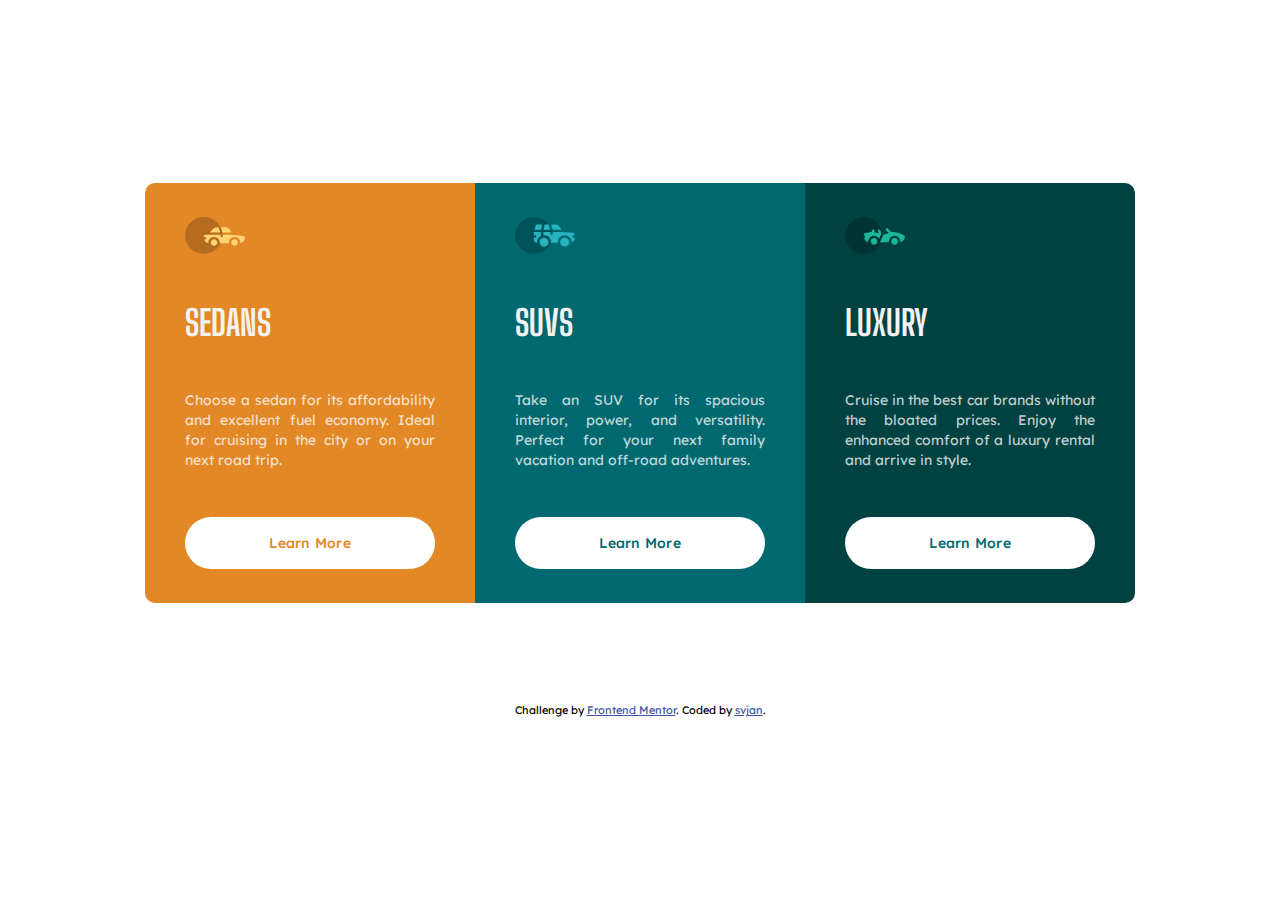
<file: 3-column-preview-card-component-main/index.html>
<!DOCTYPE html>
<html lang="en">
  <head>
    <meta charset="UTF-8" />
    <meta name="viewport" content="width=device-width, initial-scale=1.0" />
    <link
      rel="icon"
      type="image/png"
      sizes="32x32"
      href="./images/favicon-32x32.png"
    />
    <meta name="robots" content="noindex" />
    <title>Frontend Mentor | 3-column preview card component</title>
    <link rel="stylesheet" href="./styles.css" />
  </head>
  <body>
    <div class="layout">
      <div class="card card__1">
        <img class="card__icon" src="./images/icon-sedans.svg" alt="" />
        <h2 class="card__title">Sedans</h2>
        <p class="card__text">
          Choose a sedan for its affordability and excellent fuel economy. Ideal
          for cruising in the city or on your next road trip.
        </p>
        <a href="#" class="card__btn btn__1">Learn More</a>
      </div>
      <div class="card card__2">
        <img class="card__icon" src="./images/icon-suvs.svg" alt="" />
        <h2 class="card__title">SUVs</h2>
        <p class="card__text">
          Take an SUV for its spacious interior, power, and versatility. Perfect
          for your next family vacation and off-road adventures.
        </p>
        <a href="#" class="card__btn btn__2">Learn More</a>
      </div>
      <div class="card card__3">
        <img class="card__icon" src="./images/icon-luxury.svg" alt="" />
        <h2 class="card__title">Luxury</h2>
        <p class="card__text">
          Cruise in the best car brands without the bloated prices. Enjoy the
          enhanced comfort of a luxury rental and arrive in style.
        </p>
        <a href="#" class="card__btn btn__2">Learn More</a>
      </div>
    </div>

    <div class="attribution">
      Challenge by
      <a href="https://www.frontendmentor.io?ref=challenge" target="_blank"
        >Frontend Mentor</a
      >. Coded by <a href="https://github.com/sjannn">svjan</a>.
    </div>
  </body>
</html>
</file>
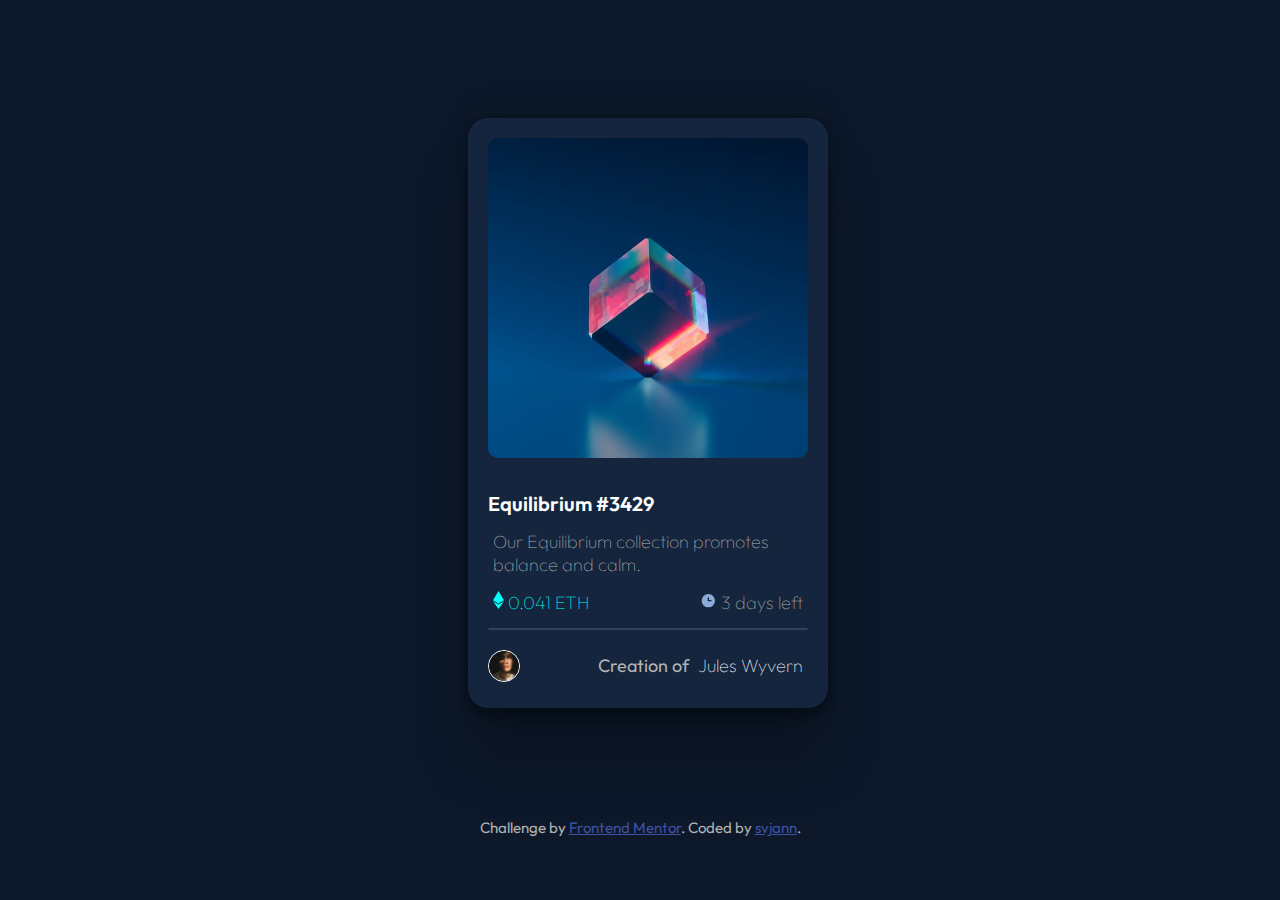
<file: nft-preview-card-component-main/index.html>
<!DOCTYPE html>
<html lang="en">
  <head>
    <meta charset="UTF-8" />
    <meta name="viewport" content="width=device-width, initial-scale=1.0" />
    <!-- displays site properly based on user's device -->

    <link
      rel="icon"
      type="image/png"
      sizes="32x32"
      href="./images/favicon-32x32.png"
    />
    <link rel="stylesheet" href="style.css" />
    <title>Frontend Mentor | NFT preview card component</title>
  </head>
  <body>
    <div class="layout">
      <div class="card">
        <img class="nft_img" src="images/image-equilibrium.jpg" alt="NFT image" />
        <div class="text">
          <h1>Equilibrium #3429</h1>
          <p class="text_info">Our Equilibrium collection promotes balance and calm.</p>
          <div class="info">
            <span class="price text_info">
              <img src="images/icon-ethereum.svg" alt="ETH">
              0.041 ETH</span>
            <span class="date text_info">
              <img src="images/icon-clock.svg" alt="CLOCK">
              3 days left</span>
          </div>

          <hr />

          <div class="author">
            <img src="images/image-avatar.png" alt="Author Avatar">
            <p>Creation of <span class="author_name text_info">Jules Wyvern</span></p>
          </div>

          
        </div>
      </div>
    </div>

    <div class="attribution">
      Challenge by
      <a href="https://www.frontendmentor.io?ref=challenge" target="_blank"
        >Frontend Mentor</a
      >. Coded by <a href="https://github.com/sjannn">svjann</a>.
    </div>
  </body>
</html>
</file>
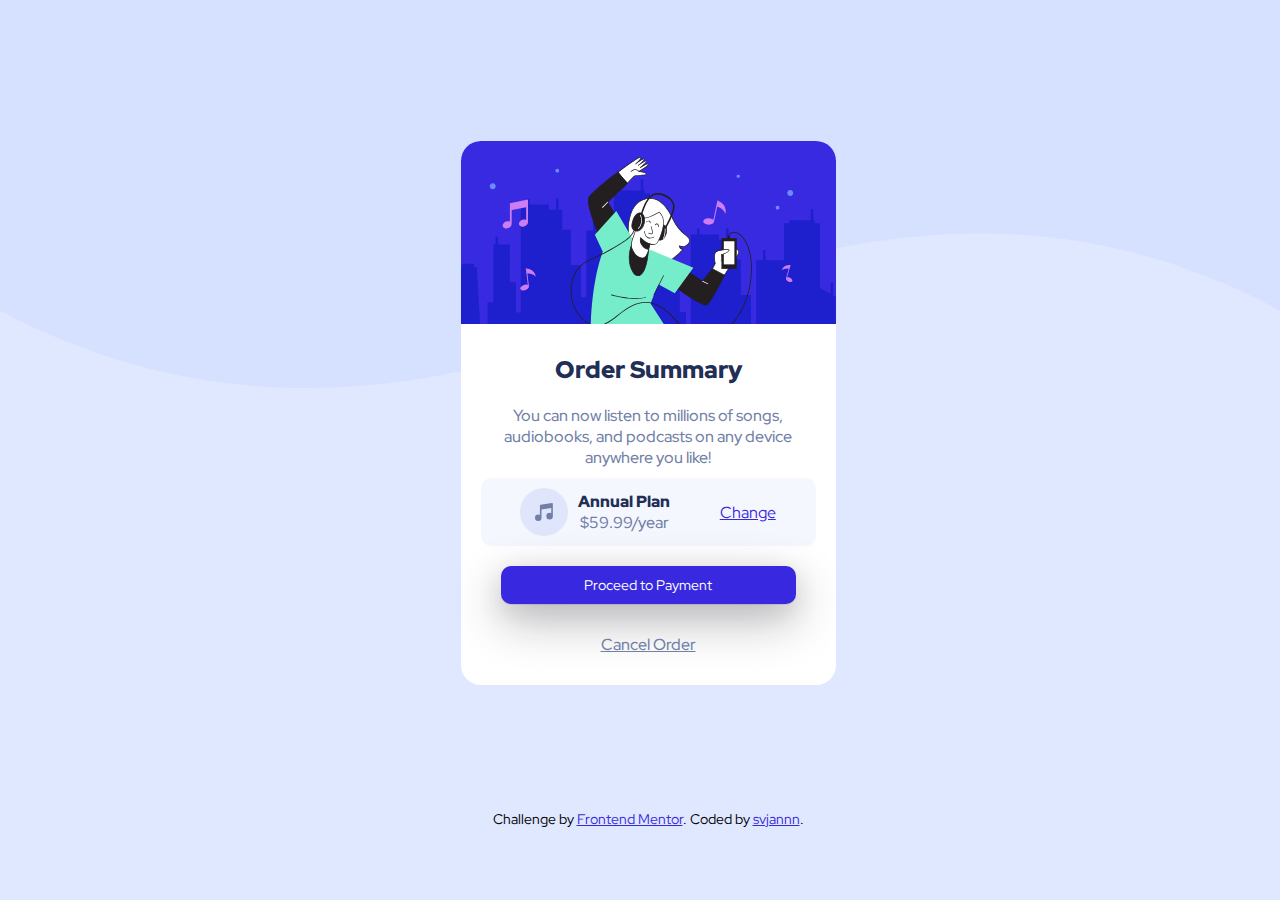
<file: order-summary-component-main/index.html>
<!DOCTYPE html>
<html lang="en">
  <head>
    <meta charset="UTF-8" />
    <meta name="viewport" content="width=device-width, initial-scale=1.0" />
    <!-- displays site properly based on user's device -->

    <link
      rel="icon"
      type="image/png"
      sizes="32x32"
      href="./images/favicon-32x32.png"
    />
    <link rel="stylesheet" href="style.css" />

    <title>Frontend Mentor | Order summary card</title>
  </head>
  <body class="layout">
    <div class="card">

      <img src="images/illustration-hero.svg" alt="" />

      <div class="card_body">
        <h2 class="card_title">Order Summary</h2>
        <p class="card_text">
          You can now listen to millions of songs, audiobooks, and podcasts on
          any device anywhere you like!
        </p>
        <div class="plan">
          <div class="plan_info">
            <div class="plan_price">
              <img src="images/icon-music.svg" alt="" />
              <div class="plan_text">
                <p class="card_title">Annual Plan</p>
                <p class="card_text">$59.99/year</p>
              </div>
            </div>
            <a href="#">Change</a>
          </div>
        </div>
        <div class="btns">

            <a href="#" class="btn">Proceed to Payment</a>

            <a href="#" class="card_text">Cancel Order</a>

        </div>
      </div>
    </div>

    <div class="attribution">
      Challenge by
      <a href="https://www.frontendmentor.io?ref=challenge" target="_blank"
        >Frontend Mentor</a
      >. Coded by <a href="https://github.com/sjannn">svjannn</a>.
    </div>
  </body>
</html>
</file>
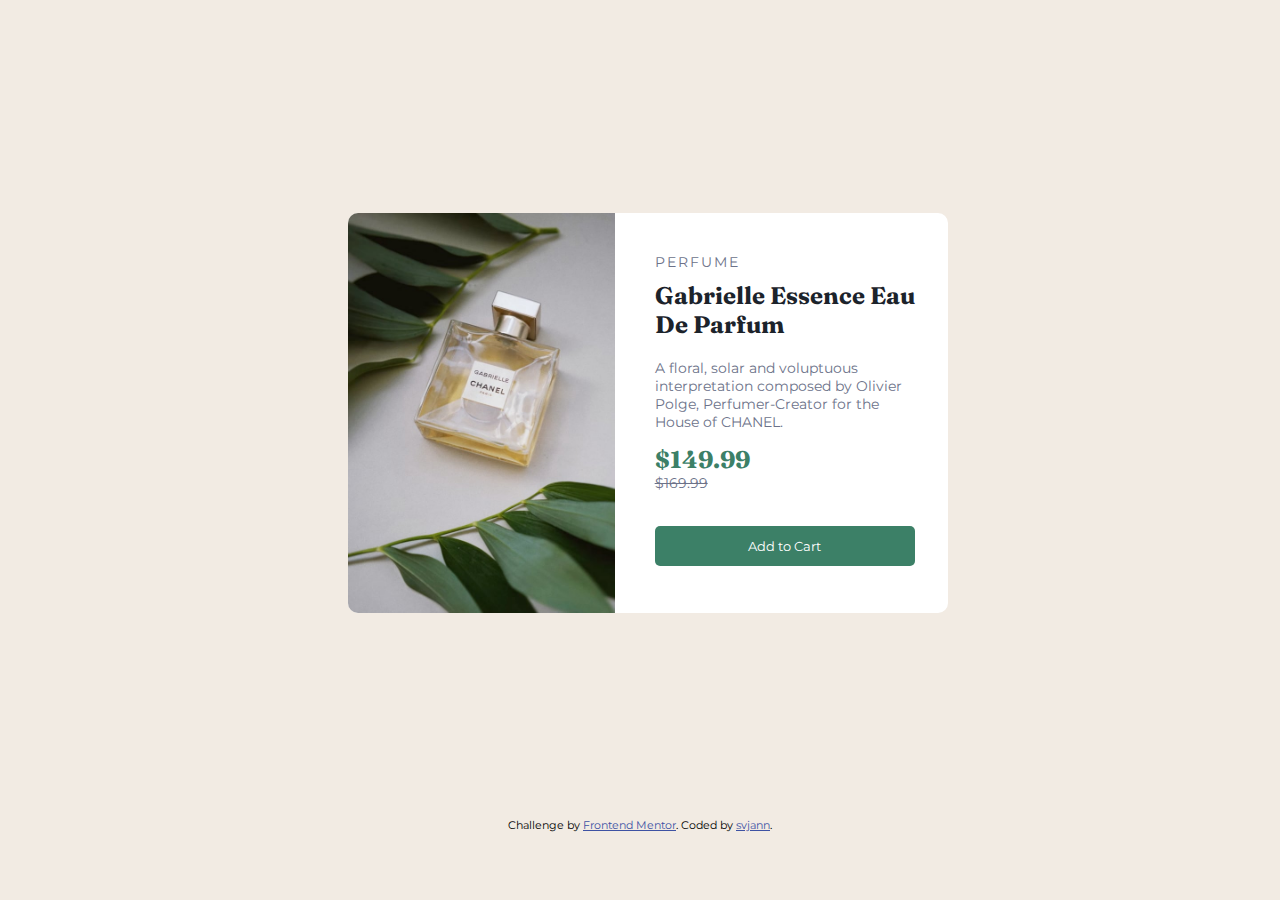
<file: product-preview-card-component-main-master/index.html>
<!DOCTYPE html>
<html lang="en">
  <head>
    <meta charset="UTF-8" />
    <meta name="viewport" content="width=device-width, initial-scale=1.0" />
    <link
      rel="stylesheet"
      href="https://cdnjs.cloudflare.com/ajax/libs/font-awesome/6.2.1/css/all.min.css"
      integrity="sha512-MV7K8+y+gLIBoVD59lQIYicR65iaqukzvf/nwasF0nqhPay5w/9lJmVM2hMDcnK1OnMGCdVK+iQrJ7lzPJQd1w=="
      crossorigin="anonymous"
      referrerpolicy="no-referrer"
    />
    <link
      rel="icon"
      type="image/png"
      sizes="32x32"
      href="./images/favicon-32x32.png"
    />
    <title>Frontend Mentor | Product preview card component</title>
    <link rel="stylesheet" href="styles.css">
  </head>

  <body>
    <div class="container">
      <div class="card">
        <img
          class="product"
          src="images/image-product-desktop.jpg"
          alt="PERFUME"
        />

        <div class="info">
          <div>
            <p class="category">Perfume</p>
            <h2 class="title">Gabrielle Essence Eau De Parfum </h2>
            <p>
              A floral, solar and voluptuous interpretation
              composed by Olivier Polge, Perfumer-Creator for the House of
              CHANEL.
            </p>
            <div class="price">
              <h2>$149.99</h2>
              <p>$169.99</p>
            </div>
            <button>
              <i class="fa-sharp fa-solid fa-cart-shopping"></i>
              Add to Cart
            </button>
          </div>
        </div>
      </div>
    </div>

    <div class="attribution">
      Challenge by
      <a href="https://www.frontendmentor.io?ref=challenge" target="_blank"
        >Frontend Mentor</a
      >. Coded by <a href="https://github.com/sjannn">svjann</a>.
    </div>
  </body>
</html>
</file>
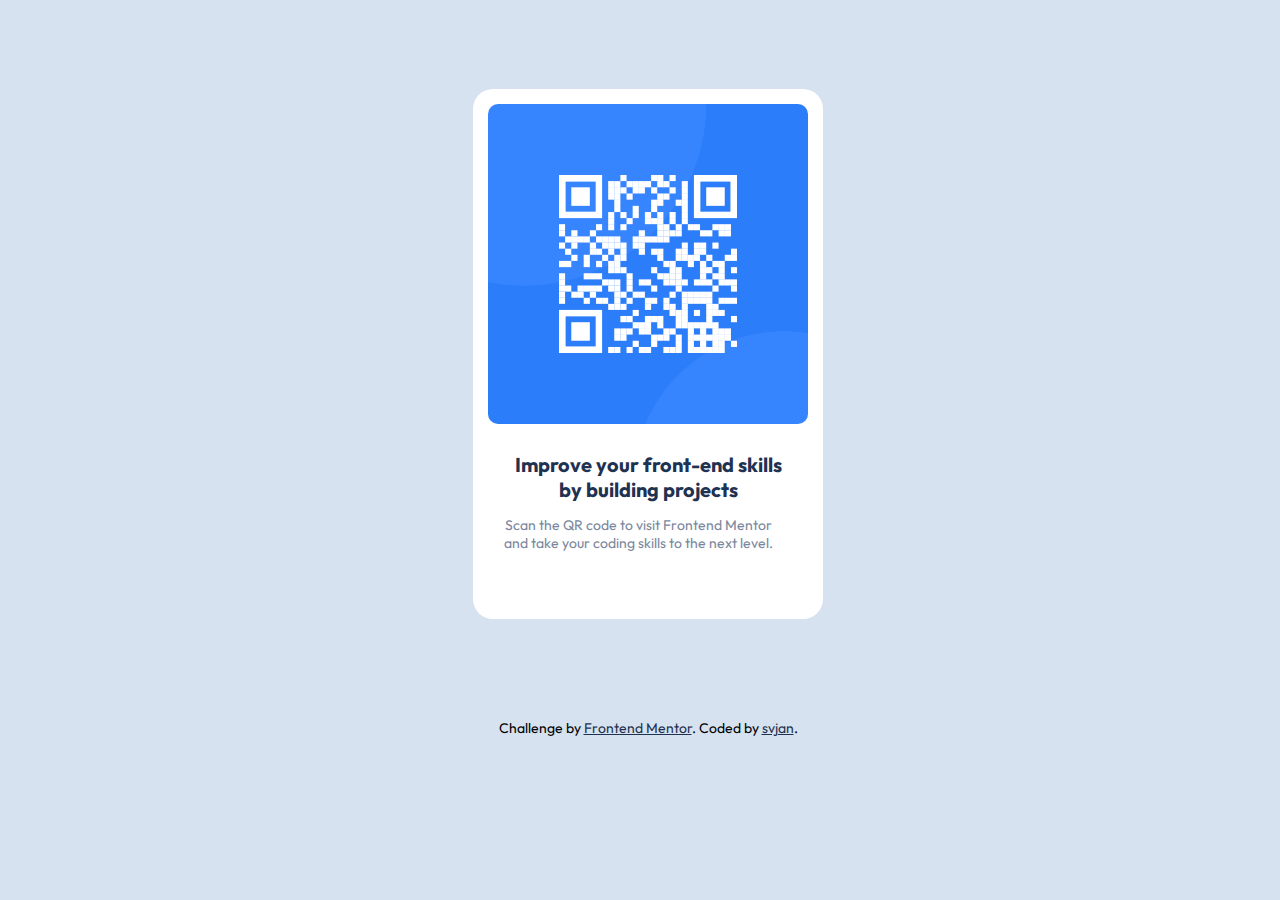
<file: qr-code-component-main/index.html>
<!DOCTYPE html>
<html lang="en">
  <head>
    <meta charset="UTF-8" />
    <meta name="viewport" content="width=device-width, initial-scale=1.0" />
    <!-- displays site properly based on user's device -->

    <link
      rel="icon"
      type="image/png"
      sizes="32x32"
      href="./images/favicon-32x32.png"
    />
    <link rel="stylesheet" href="style.css" />
    <title>Frontend Mentor | QR code component</title>
  </head>
  <body>
    <div class="layout">
      <div class="card">
        <img src="images/image-qr-code.png" alt="QR code" />
        <div class="text">
          <h1>Improve your front-end skills by building projects</h1>
          <p>
            Scan the QR code to visit Frontend Mentor and take your coding
            skills to the next level.
          </p>
        </div>
      </div>

      <div class="attribution">
        Challenge by
        <a href="https://www.frontendmentor.io?ref=challenge" target="_blank"
          >Frontend Mentor</a
        >. Coded by <a href="https://github.com/sjannn">svjan</a>.
      </div>
    </div>
  </body>
</html>
</file>
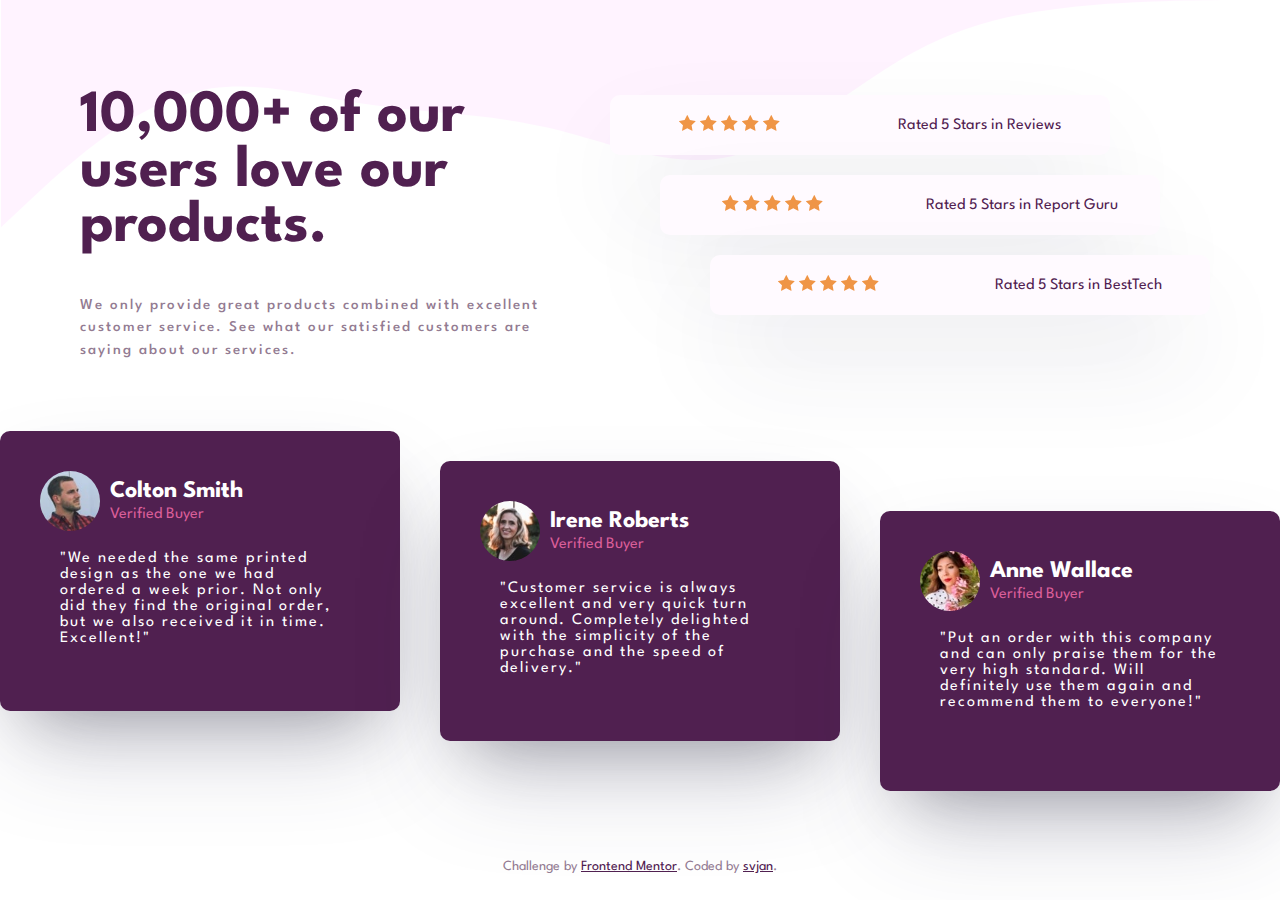
<file: social-proof-section-master/index.html>
<!DOCTYPE html>
<html lang="en">
  <head>
    <meta charset="UTF-8" />
    <meta name="viewport" content="width=device-width, initial-scale=1.0" />
    <!-- displays site properly based on user's device -->

    <link
      rel="icon"
      type="image/png"
      sizes="32x32"
      href="./images/favicon-32x32.png"
    />
    <link rel="stylesheet" href="style.css" />

    <title>Frontend Mentor | Social proof section</title>
  </head>
  <body>
    <div class="layout">
      <div class="container">
        <div class="top">
          <div class="card" id="info">
            <h1 class="title">10,000+ of our users love our products.</h1>
            <p class="info_text">
              We only provide great products combined with excellent customer
              service. See what our satisfied customers are saying about our
              services.
            </p>
          </div>

          <div class="card" id="rate">
            <div class="rate_card" id="_rate_1">
              <div class="stars">
                <img src="images/icon-star.svg" alt="" />
                <img src="images/icon-star.svg" alt="" />
                <img src="images/icon-star.svg" alt="" />
                <img src="images/icon-star.svg" alt="" />
                <img src="images/icon-star.svg" alt="" />
              </div>
              <p>Rated 5 Stars in Reviews</p>
            </div>
            <div class="rate_card" id="_rate_2">
              <div class="stars">
                <img src="images/icon-star.svg" alt="" />
                <img src="images/icon-star.svg" alt="" />
                <img src="images/icon-star.svg" alt="" />
                <img src="images/icon-star.svg" alt="" />
                <img src="images/icon-star.svg" alt="" />
              </div>
              <p>Rated 5 Stars in Report Guru</p>
            </div>
            <div class="rate_card" id="_rate_3">
              <div class="stars">
                <img src="images/icon-star.svg" alt="" />
                <img src="images/icon-star.svg" alt="" />
                <img src="images/icon-star.svg" alt="" />
                <img src="images/icon-star.svg" alt="" />
                <img src="images/icon-star.svg" alt="" />
              </div>
              <p>Rated 5 Stars in BestTech</p>
            </div>
          </div>
        </div>

        <div class="cards" id="users">
          <div class="users_card" id="_user_1">
            <div class="user_info">
              <img src="images/image-colton.jpg" alt="" />
              <div class="user_name">
                <h2 class="name">Colton Smith</h2>
                <p class="user_verified">Verified Buyer</p>
              </div>
            </div>
            <div class="user_text">
              <p>
                "We needed the same printed design as the one we had ordered a
                week prior. Not only did they find the original order, but we
                also received it in time. Excellent!"
              </p>
            </div>
          </div>

          <div class="users_card" id="_user_2">
            <div class="user_info">
              <img src="images/image-irene.jpg" alt="" />
              <div class="user_name">
                <h2 class="name">Irene Roberts</h2>
                <p class="user_verified">Verified Buyer</p>
              </div>
            </div>
            <div class="user_text">
              <p>
                "Customer service is always excellent and very quick turn
                around. Completely delighted with the simplicity of the purchase
                and the speed of delivery."
              </p>
            </div>
          </div>

          <div class="users_card" id="_user_3">
            <div class="user_info">
              <img src="images/image-anne.jpg" alt="" />
              <div class="user_name">
                <h2 class="name">Anne Wallace</h2>
                <p class="user_verified">Verified Buyer</p>
              </div>
            </div>
            <div class="user_text">
              <p>
                "Put an order with this company and can only praise them for the
                very high standard. Will definitely use them again and recommend
                them to everyone!"
              </p>
            </div>
          </div>
        </div>
      </div>
    </div>

    <div class="attribution">
      Challenge by
      <a href="https://www.frontendmentor.io?ref=challenge" target="_blank"
        >Frontend Mentor</a
      >. Coded by <a href="https://github.com/sjannn">svjan</a>.
    </div>
  </body>
</html>
</file>
<file: 3-column-preview-card-component-main/styles.css>
@import url('https://fonts.googleapis.com/css2?family=Big+Shoulders+Display:wght@700&family=Lexend+Deca:wght@300&display=swap');

:root {
    /*-------- Primary colors -----------*/
    --bright-orange: hsl(31, 77%, 52%);
    --dark-cyan: hsl(184, 100%, 22%);
    --very-dark-cyan: hsl(179, 100%, 13%);
    /*-------- Neutral colors -----------*/
    --transparent-white: hsla(0, 0%, 100%, 0.75);
    --very-light-gray: hsl(0, 0%, 95%);
}

* {
    margin: 0;
    padding: 0;
}

body {
    height: 100vh;
    font-size: 15px;
    display: flex;
    flex-direction: column;
    align-items: center;
    justify-content: center;
}

.layout {
    display: flex;
    justify-content: center;
    align-items: center;
    margin-bottom: 100px;
}

.card {
    width: 250px;
    height: 400px;
    padding: 10px 40px;
    display: flex;
    flex-direction: column;
    justify-content: space-around;
}

.card__1 {
    background-color: var(--bright-orange);
    border-bottom-left-radius: 10px;
    border-top-left-radius: 10px;
}

.card__2 {
    background-color: var(--dark-cyan);
}

.card__3 {
    background-color: var(--very-dark-cyan);
    border-bottom-right-radius: 10px;
    border-top-right-radius: 10px;
}

.card__icon {
    width: 60px;
}

.card__title {
    font-family: 'Big Shoulders Display', cursive;
    text-transform: uppercase;
    font-weight: 700;
    font-size: 35px;
    color: var(--very-light-gray);
}
.card__text {
    font-family: 'Lexend Deca', sans-serif;
    line-height: 20px;
    font-size: 14px;
    text-align: justify;
    color: var(--transparent-white);
}

.card__btn {
    align-items: center;
    background-color: #fff;
    border-radius: 35px;
    cursor: pointer;
    display: inline-flex;
    font-family: 'Lexend Deca', sans-serif;;
    font-size: 14px;
    font-weight: 500;
    height: 48px;
    justify-content: center;
    letter-spacing: .25px;
    line-height: normal;
    max-width: 100%;
    padding: 2px 24px;
    position: relative;
    text-align: center;
    text-decoration: none;
    width: auto;

}
.btn__1 {
    color: var(--bright-orange);
}

.btn__2{
    color: var(--dark-cyan);
}

.btn__3{
    color: var(--very-dark-cyan);
}
.card__btn:hover{
    border: 1px solid var(--very-light-gray);
    background-color: transparent;
    color: var(--very-light-gray);
    cursor: pointer;
    height: 46px;
}
.attribution {
    font-size: 11px;
    text-align: center;
    font-family: "Lexend Deca";
}

.attribution a {
    color: hsl(228, 45%, 44%);
}





@media(max-height: 430px){
    body{
        height: auto;
        padding: 25px;
    }
}

@media(max-width: 800px){
    body{
        height: auto;
        padding: 50px 10px;
    }

    .layout {
        flex-direction: column;
    }

    .card__1 {
        border-bottom-left-radius: 0px;
        border-top-right-radius: 10px;
        border-top-left-radius: 10px;
    }
    
    .card__3 {
        border-bottom-right-radius: 10px;
        border-bottom-left-radius: 10px;
        border-top-right-radius: 0px;
    }
}
</file>
<file: nft-preview-card-component-main/style.css>
/*IMPORTACIONES*/
@import url('https://fonts.googleapis.com/css2?family=Outfit:wght@400;700&display=swap');



body {
    background-color: hsl(217, 54%, 11%);
    font-family: "Outfit";
}
h1 {
    font-size: 20px;
    font-weight: 600;
    color: hsl(0, 0%, 100%);
}
h1:hover{
    color: hsl(178, 100%, 50%);
}
img {
    border-radius: 10px;
}
hr {

    border: 0.1px solid hsl(215, 32%, 27%);
    border-radius: 5px;
}
p{
    margin: 0;
}

.layout {
    display: flex;
    flex-direction: column;
    justify-content: center;
    align-items: center;
    height: 90vh;
    width: 100vw;
}

.card {
    display: flex;
    flex-direction: column;

    background-color: hsl(216, 50%, 16%);
    border-radius: 20px;
    width: 320px;
    height: 550px;
    padding: 20px;
    box-shadow: rgba(0, 0, 0, 0.25) 0px 54px 55px, rgba(0, 0, 0, 0.12) 0px -12px 30px, rgba(0, 0, 0, 0.12) 0px 4px 6px, rgba(0, 0, 0, 0.17) 0px 12px 13px, rgba(0, 0, 0, 0.09) 0px -3px 5px;
}

.card:hover {

    transition: all 0.5s;
    transform: scale(1.05);

    
}


.text {
    margin-top: 20px;
    font-size: 18px;
    color: hsl(0, 0%, 70%);

}

.text_info {
    font-weight: 100;
    margin: 5px;
}

.info {
    margin-top: 10px;
    display: flex;
    justify-items: center;
    justify-content: space-between;
    align-items: center;
}
.price{
    color: hsl(178, 100%, 50%);
}

.author {
    display: flex;
    justify-content: space-between;
    align-items: center;
    margin-top: 20px;


}

.author_name {
    font-size: 18px;
    color: hsl(0, 0%, 100%);
}
.author_name:hover{
    color: hsl(178, 100%, 50%);
}

.author img {
    width: 30px;
    height: 30px;
    border: 1px solid white;
    border-radius: 50px;
}







.attribution {
    font-size: 15px;
    text-align: center;
    color: hsl(0, 0%, 70%);
}

.attribution a {
    color: hsl(228, 45%, 44%);
}
</file>
<file: order-summary-component-main/style.css>
/*
## Layout

The designs were created to the following widths:

- Mobile: 375px
- Desktop: 1440px

## Colors
### Primary

- Pale blue: hsl(225, 100%, 94%) background
- Bright blue: hsl(245, 75%, 52%) boton 

### Neutral

- Very pale blue: hsl(225, 100%, 98%)
- Desaturated blue: hsl(224, 23%, 55%)
- Dark blue: hsl(223, 47%, 23%)

## Typography

### Body Copy
- Font size (paragraph): 16px
### Font

- Family: [Red Hat Display](https://fonts.google.com/specimen/Red+Hat+Display)
- Weights: 500, 700, 900
*/
@import url('https://fonts.googleapis.com/css2?family=Red+Hat+Display:wght@500;700;900&display=swap');

body {
    background-image: url(images/pattern-background-desktop.svg);
    background-repeat: no-repeat;
    background-size: contain;
    background-color: hsl(225, 100%, 94%);
}

h2 {
    margin: 10px;
}

.layout {
    display: flex;
    flex-direction: column;
    justify-content: center;
    align-items: center;
    height: 90vh;
    width: 100vw;
}

.card {
    font-family: "Red Hat Display";
    display: flex;
    flex-direction: column;
    border-radius: 20px;
    width: 375px;
    background-color: white;
    text-align: center;
}

.card img {
    border-radius: 20px 20px 0px 0px;
}

.card_body {
    margin: 20px;
    display: flex;
    flex-direction: column;
}

.card_title {
    font-weight: 900;
    color: hsl(223, 47%, 23%);
}

.card_text {
    font-weight: 500;
    font-size: 16px;
    margin: 10px;
    color: hsl(224, 23%, 55%);
}

.plan {
    margin: 0px;
    border-radius: 10px;
    background-color: hsl(225, 100%, 98%);
}

.plan img {
    margin: 10px 10px 10px 0px;
}

.plan_info {
    margin: 0px 15px 0px 15px;
    display: flex;
    flex-direction: row;
    align-items: center;
    justify-content: space-around;
}
.plan_info a {
    color: hsl(245, 75%, 52%);
}
.plan_info a:hover {
    color: hsla(245, 75%, 52%, 0.801);
}
.plan_text {
    display: flex;
    flex-direction: column;

}

.plan_price {
    display: flex;
    flex-direction: row;
    align-items: center;
    justify-content: space-between;
}

.plan_price p {
    margin: 0px;
}

.btns {

    display: flex;
    flex-direction: column;
}

.btn {
    background-color: hsl(245, 75%, 52%);
    color: white;
    padding: 10px;
    border-radius: 10px;
    margin: 20px;
    font-size: 14px;
    text-decoration: none;
    box-shadow: rgba(17, 17, 26, 0.1) 0px 1px 0px, rgba(17, 17, 26, 0.1) 0px 8px 24px, rgba(17, 17, 26, 0.3) 0px 16px 48px;
}
.btn:hover{
    background-color: hsla(245, 75%, 52%, 0.801);
}

.btns .card_text:hover{
    color: hsl(223, 47%, 23%);
}

.attribution {
    font-family: "Red Hat Display";
    position: absolute;
    top: 90%;
    font-size: 14px;
    text-align: center;
}

.attribution a {
    color: hsl(245, 75%, 52%);
}
.attribution a:hover {
    color: hsl(223, 47%, 23%);
}
</file>
<file: product-preview-card-component-main-master/styles.css>
/*IMPORTACIONES*/
@import url('https://fonts.googleapis.com/css2?family=Fraunces:opsz,wght@9..144,700&family=Montserrat:wght@500&family=Roboto:ital,wght@1,300&display=swap');

/*RESPONSIVE (EN PROGRESO)*/


/*ESTILOS*/
body {
    background-color: hsl(30, 38%, 92%);
}

.container {
    display: flex;
    justify-content: center;
    align-items: center;
    height: 90vh;
    width: 100vw;
}

button {
    background-color: hsl(158, 36%, 37%);
    border: none;
    border-radius: 5px;
    width: 260px;
    height: 40px;
    font-family: 'Montserrat';
    color: hsl(0, 0%, 100%);
    margin-top: 20px;
}

button:hover {
    background-color: hsl(158, 36%, 27%);
}

.card {
    display: flex;
    width: 600px;
    height: 400px;
    background-color: white;
    border-radius: 10px;
}
.product {
    border-radius: 10px 0px 0px 10px;
}
.info {
    margin: 40px;
}

h2 {
    font-family: "Fraunces";
    color: hsl(212, 21%, 14%);
    margin-top: 10px;

}
p {
    font-family: 'Montserrat';
    font-size: 14px;
    color: hsl(228, 12%, 48%);
    margin-top: 0px;


}


.category {
    letter-spacing: 2px;
    margin-bottom: 0px;
    text-transform: uppercase;
}

.price h2 {
    color: hsl(158, 36%, 37%);
    margin-bottom: 0px;
}
.price p{
    text-decoration-line: line-through
}








.attribution {
    font-family: 'Montserrat';
    font-size: 11px;
    text-align: center;

}

.attribution a {
    color: hsl(228, 45%, 44%);
}
</file>
<file: qr-code-component-main/style.css>
/*IMPORTACIONES*/
@import url('https://fonts.googleapis.com/css2?family=Outfit:wght@400;700&display=swap');


body {
    background-color: hsl(212, 45%, 89%);
    font-family: "Outfit";
}
img{
    border-radius: 10px;

}
.layout{
    display: flex;
    flex-direction: column;
    justify-content: center;
    align-items: center;
    height: 90vh;
    width: 100vw;
}
.card{
    display: flex;
    flex-direction: column;


    background-color: hsl(0, 0%, 100%);
    border-radius: 20px;
    width: 320px;
    height: 500px;
    padding: 15px;
    text-align: center;
}
.card:hover{
    transition: all 0.5s;
    transform: scale(1.05);
    box-shadow: rgba(0, 0, 0, 0.25) 0px 54px 55px, rgba(0, 0, 0, 0.12) 0px -12px 30px, rgba(0, 0, 0, 0.12) 0px 4px 6px, rgba(0, 0, 0, 0.17) 0px 12px 13px, rgba(0, 0, 0, 0.09) 0px -3px 5px;
}
.text{
    margin: 15px;
    display: flex;
    flex-direction: column;
    justify-content: center;
    align-items: center;
}
h1{
    font-weight: 700;
    color: hsl(218, 44%, 22%);
    font-size: 20px;

}
p{
    font-weight: 400;
    font-size: 14px;
    color: hsl(220, 15%, 55%);
    margin: 0px 20px 20px 0px;
}




.attribution {
    margin-top: 100px;
    font-size: 14px;
    text-align: center;
}

.attribution a {
    color: hsl(218, 44%, 22%);
}
</file>
<file: social-proof-section-master/style.css>
/*IMPORTACIOBNES*/
@import url('https://fonts.googleapis.com/css2?family=League+Spartan:wght@400;500;700&display=swap');

body {
    margin: 0;
    font-family: League Spartan;

    background-image: url(images/wave.svg);
    background-repeat: no-repeat;
    background-size: contain;
}
.layout{
    display: flex;
    flex-direction: column;
    justify-content: center;
    align-items: center;
    height: 90vh;
    width: 100vw;
}
.container {
    display: flex;
    flex-direction: column;
    width: 1320px;
    margin: 100px;
    justify-content: center;
    align-items: center;
}
.top .card {
    width: 50%;
}
.title {
    font-weight: 700;
    font-size: 60px;
    color: hsl(300, 43%, 22%);
}
.info_text {
    font-size: 15px;
    font-weight: 500;
    color: hsl(303, 10%, 53%);
    letter-spacing: 2px;
    line-height: 1.5;
}
.top {
    display: flex;
    flex-direction: row;
    align-items: center;
    margin: 20px;
}
.rate {
    align-items: center;
}
.rate_card {
    display: flex;
    flex-direction: row;
    margin: 20px;
    width: 500px;
    border-radius: 10px;
    align-items: center;
    justify-content: space-around;
    background-color: hsl(300, 100%, 99%);
    box-shadow: rgba(50, 50, 93, 0.25) 0px 50px 100px -20px, rgba(0, 0, 0, 0.3) 0px 30px 60px -30px;
    
}
.rate_card p {

    font-weight: 400;
    color: hsl(300, 43%, 22%);
}
.cards {
    width: 1320px;
}
.users_card {
    width: 400px;
    height: 200px;
    border-radius: 10px;
    margin: 20px;
    padding: 40px;
    display: flex;
    flex-direction: column;
    background-color: hsl(300, 43%, 22%);
    box-shadow: rgba(50, 50, 93, 0.25) 0px 50px 100px -20px, rgba(0, 0, 0, 0.3) 0px 30px 60px -30px;
}
.user_info {
    display: flex;
    flex-direction: row;
    align-items: center;
}
.user_info img {
    width: 60px;
    height: 60px;
    border-radius: 100px;
    margin-right: 10px;
}
.user_name h2,
p {
    margin: 0;
}
.user_text {
    margin: 20px;
    font-weight: 400;
    letter-spacing: 2px;
    line-height: 1;
}
.name,
.user_text {
    color: white;
}
.user_verified {
    margin-top: 5px;
    color: hsla(333, 80%, 67%, 0.89);
}
#_rate_1{
    margin-left: 0;
}
#_rate_2 {
    margin-left: 50px;
}
#_rate_3 {
    margin-left: 100px;
}

#_user_2 {
    margin-top: 50px;
}
#_user_3 {
    margin-top: 100px;
}

.stars {
    margin: 20px;
}

#users {
    display: flex;
    flex-direction: row;
}
#info{
    width: 500px;
    margin: 30px;
}
















.attribution {
    color: hsl(303, 10%, 53%);
    margin-top: 50px;
    font-size: 14px;
    text-align: center;
}

.attribution a {
    color: hsl(300, 43%, 22%);;
}
</file>
